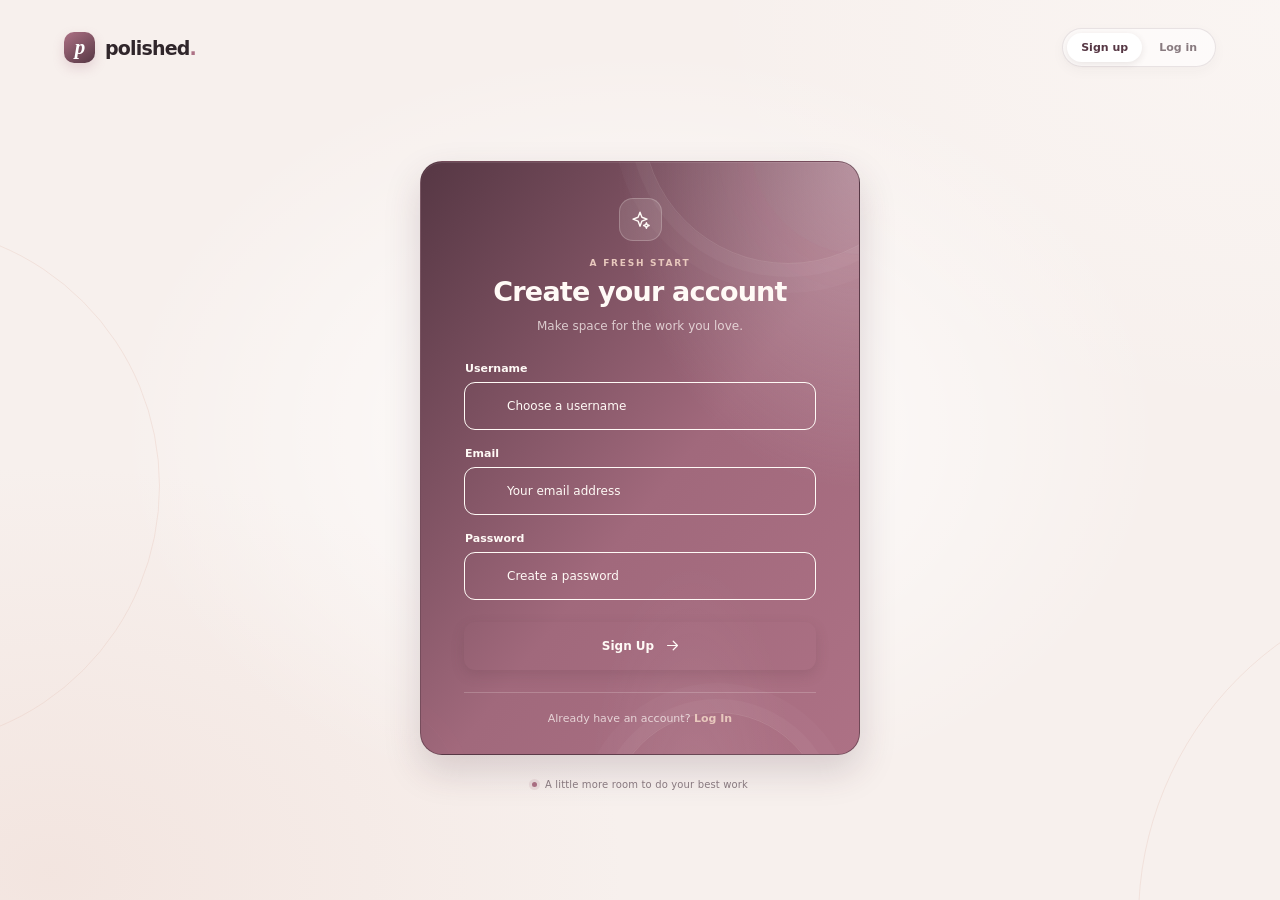
<file: index.html>
<!doctype html>
<html lang="en">
<head>
  <meta charset="utf-8" />
  <meta name="viewport" content="width=device-width, initial-scale=1" />
  <meta name="description" content="Manage your studio with Polished." />
  <title>Polished Auth</title>
  <link rel="icon" href="data:," />
  <link rel="stylesheet" href="auth-ui.css" />
</head>
<body>
  <main class="auth-stage">
    <header class="stage-header">
      <a class="brand" href="#signup" aria-label="Polished sign up"><span class="brand-mark">p</span><span>polished<span class="brand-dot">.</span></span></a>
      <div class="preview-switch" role="group" aria-label="Preview authentication page">
        <button class="preview-option is-active" type="button" data-view="signup" aria-pressed="true">Sign up</button>
        <button class="preview-option" type="button" data-view="login" aria-pressed="false">Log in</button>
      </div>
    </header>

    <section class="auth-content" aria-live="polite">
      <article class="auth-card" id="signup-card" aria-labelledby="signup-title">
        <div class="card-orb orb-one" aria-hidden="true"></div><div class="card-orb orb-two" aria-hidden="true"></div>
        <div class="card-inner">
          <div class="auth-heading">
            <div class="auth-icon" aria-hidden="true"><svg viewBox="0 0 24 24"><path d="M12 3.5 14.1 9l5.5 2.1-5.5 2.1-2.1 5.5-2.1-5.5L4.4 11.1 9.9 9 12 3.5Z"/><path d="m19 15 .9 2.1L22 18l-2.1.9L19 21l-.9-2.1L16 18l2.1-.9L19 15Z"/></svg></div>
            <p class="eyebrow">A FRESH START</p>
            <h1 id="signup-title">Create your account</h1>
            <p class="heading-copy" id="signup-copy">Make space for the work you love.</p>
          </div>

          <form class="auth-form signup-form" id="signup-form" novalidate>
            <div class="form-fields">
              <label class="field"><span>Username</span><span class="input-wrap"><svg viewBox="0 0 24 24" aria-hidden="true"><circle cx="12" cy="8" r="3.5"/><path d="M5 20c.5-3.4 3.1-5.5 7-5.5s6.5 2.1 7 5.5"/></svg><input name="username" type="text" autocomplete="username" placeholder="Choose a username" /></span></label>
              <label class="field"><span>Email</span><span class="input-wrap"><svg viewBox="0 0 24 24" aria-hidden="true"><rect x="3" y="5" width="18" height="14" rx="2"/><path d="m4 7 8 6 8-6"/></svg><input name="email" type="email" autocomplete="email" placeholder="Your email address" required /></span></label>
              <label class="field"><span>Password</span><span class="input-wrap"><svg viewBox="0 0 24 24" aria-hidden="true"><rect x="5" y="10" width="14" height="11" rx="2"/><path d="M8 10V7a4 4 0 0 1 8 0v3"/></svg><input name="password" type="password" autocomplete="new-password" placeholder="Create a password" required minlength="8" /></span></label>
            </div>
            <button class="submit-button" type="submit"><span>Sign Up</span><svg viewBox="0 0 24 24" aria-hidden="true"><path d="M5 12h14m-6-6 6 6-6 6"/></svg></button>
          </form>


          <p class="form-status" id="signup-status" role="status" aria-live="polite"></p>
          <p class="auth-footer">Already have an account? <a href="#login" data-switch="login">Log In</a></p>
        </div>
      </article>

      <article class="auth-card login-card" id="login-card" aria-labelledby="login-title" hidden>
        <div class="card-orb orb-one" aria-hidden="true"></div><div class="card-orb orb-two" aria-hidden="true"></div>
        <div class="card-inner">
          <div class="auth-heading">
            <div class="auth-icon" aria-hidden="true"><svg viewBox="0 0 24 24"><path d="M12 3.5 14.1 9l5.5 2.1-5.5 2.1-2.1 5.5-2.1-5.5L4.4 11.1 9.9 9 12 3.5Z"/><path d="m19 15 .9 2.1L22 18l-2.1.9L19 21l-.9-2.1L16 18l2.1-.9L19 15Z"/></svg></div>
            <p class="eyebrow">WELCOME BACK</p>
            <h1 id="login-title">Good to see you</h1>
            <p class="heading-copy">Pick up right where you left off.</p>
          </div>
          <form class="auth-form" id="login-form" novalidate>
            <div class="form-fields">
              
              <label class="field" id="login-identifier-label"><span id="login-identifier-title">Email</span><span class="input-wrap"><svg viewBox="0 0 24 24" aria-hidden="true"><circle cx="12" cy="8" r="3.5"/><path d="M5 20c.5-3.4 3.1-5.5 7-5.5s6.5 2.1 7 5.5"/></svg><input name="email" id="login-identifier" type="email" autocomplete="email" placeholder="Your email address" required /></span></label>
              <label class="field"><span>Password</span><span class="input-wrap"><svg viewBox="0 0 24 24" aria-hidden="true"><rect x="5" y="10" width="14" height="11" rx="2"/><path d="M8 10V7a4 4 0 0 1 8 0v3"/></svg><input name="password" type="password" autocomplete="current-password" placeholder="Your password" required /></span></label>
            </div>
            <div class="forgot-row"><button class="text-link" type="button" id="forgot-link">Forgot Password?</button></div>
            <button class="submit-button" type="submit"><span>Log In</span><svg viewBox="0 0 24 24" aria-hidden="true"><path d="M5 12h14m-6-6 6 6-6 6"/></svg></button>
            
          </form>
          <p class="form-status" id="login-status" role="status" aria-live="polite"></p>
          <p class="auth-footer">Don't have an account? <a href="#signup" data-switch="signup">Sign Up</a></p>
        </div>
      </article>

      <p class="stage-caption"><span class="caption-dot"></span> A little more room to do your best work</p>
    </section>
  </main>

  <dialog class="reset-dialog" id="reset-dialog" aria-labelledby="reset-title">
    <form method="dialog" class="dialog-close-form"><button class="dialog-close" aria-label="Close">×</button></form>
    <div class="dialog-icon" aria-hidden="true"><svg viewBox="0 0 24 24"><path d="M4 7.5 12 13l8-5.5"/><rect x="3" y="5" width="18" height="14" rx="2"/></svg></div>
    <p class="eyebrow">ACCOUNT RECOVERY</p>
    <h2 id="reset-title">Forgot your password?</h2>
    <p class="dialog-copy">Enter the email address on your account and we’ll send a password reset link if it matches.</p>
    <form id="reset-form" class="reset-form" novalidate><label class="field"><span>Email</span><span class="input-wrap"><svg viewBox="0 0 24 24" aria-hidden="true"><rect x="3" y="5" width="18" height="14" rx="2"/><path d="m4 7 8 6 8-6"/></svg><input name="email" type="email" autocomplete="email" placeholder="Your email address" required /></span></label><button class="submit-button" type="submit"><span>Request reset link</span><svg viewBox="0 0 24 24" aria-hidden="true"><path d="M5 12h14m-6-6 6 6-6 6"/></svg></button></form>
    <p class="reset-status" id="reset-status" role="status" aria-live="polite"></p>
  </dialog>

  <script type="module" src="auth-ui.js"></script>
</body>
</html>
</file>
<file: auth-ui.css>
:root{color-scheme:light;--font-sans:Inter,ui-sans-serif,system-ui,-apple-system,BlinkMacSystemFont, "Segoe UI", sans-serif;--paper:#f7f0ed;--ink:#30262b;--muted:#8b7d82;--line:#eee5e7;--rose:#ad7185;--rose-deep:#563744;--rose-pale:#f0e8eb;--secondary:#e8c8bd;--secondary-soft:#fdfaf8;--auth-contrast:#fffaf6;--white:#fffdfc;--shadow:0 28px 90px rgba(66,37,49,.13)}
*{box-sizing:border-box}html,body{min-width:320px;min-height:100%;margin:0}body{min-height:100vh;background:var(--paper);color:var(--ink);font:14px var(--font-sans);-webkit-font-smoothing:antialiased}button,input{font:inherit}button{-webkit-tap-highlight-color:transparent}.auth-stage{min-height:100vh;min-height:100dvh;position:relative;overflow:hidden;padding:28px clamp(20px,5vw,76px);display:flex;flex-direction:column;background:radial-gradient(ellipse at 50% 48%,rgba(255,255,255,.94) 0,rgba(255,255,255,.52) 24%,transparent 58%),radial-gradient(ellipse at 4% 97%,rgba(233,207,214,.3),transparent 33%),radial-gradient(ellipse at 100% 2%,rgba(242,225,222,.4),transparent 32%),var(--paper)}
.auth-stage:before,.auth-stage:after{content:'';position:absolute;pointer-events:none;border:1px solid rgba(186,136,151,.12);border-radius:50%;width:520px;height:520px;left:-362px;top:25%}.auth-stage:after{width:680px;height:680px;left:auto;right:-540px;top:auto;bottom:-360px}
.stage-header{position:relative;z-index:2;display:flex;align-items:center;justify-content:space-between;gap:20px}.brand{display:inline-flex;align-items:center;gap:10px;color:var(--ink);text-decoration:none;font:800 19px var(--font-sans);letter-spacing:-.8px}.brand-mark{display:grid;place-items:center;width:31px;height:31px;border-radius:10px;background:linear-gradient(145deg,#c58899,#a35e75);box-shadow:0 5px 12px rgba(144,70,95,.2);color:#fff;font:italic 800 21px Georgia,serif}.brand-dot{color:var(--rose)}
.preview-switch{display:flex;gap:3px;padding:4px;border:1px solid rgba(122,81,95,.09);border-radius:999px;background:rgba(255,255,255,.58);box-shadow:0 4px 14px rgba(70,44,52,.035)}.preview-option{padding:8px 14px;border:0;border-radius:999px;background:transparent;color:#887a7f;font-size:11px;font-weight:600;cursor:pointer;transition:background .2s,color .2s,box-shadow .2s}.preview-option:hover{color:var(--rose-deep)}.preview-option.is-active{background:#fff;color:var(--rose-deep);box-shadow:0 2px 7px rgba(58,35,44,.1)}
.auth-content{position:relative;z-index:1;flex:1;display:flex;flex-direction:column;justify-content:center;align-items:center;padding:38px 0 26px}.auth-card{position:relative;width:min(100%,440px);overflow:hidden;border:1px solid rgba(255,255,255,.85);border-radius:24px;background:rgba(255,253,252,.89);box-shadow:var(--shadow);isolation:isolate;animation:card-in .48s cubic-bezier(.2,.75,.25,1) both}.auth-card[hidden]{display:none}.card-orb{position:absolute;z-index:-1;border:1px solid rgba(185,120,139,.1);border-radius:50%;pointer-events:none}.orb-one{width:220px;height:220px;right:-112px;top:-127px;box-shadow:0 0 0 15px rgba(185,120,139,.025),0 0 0 34px rgba(185,120,139,.02)}.orb-two{width:175px;height:175px;left:-138px;bottom:-123px;box-shadow:0 0 0 13px rgba(185,120,139,.025)}.card-inner{position:relative;padding:36px 43px 29px}.auth-heading{text-align:center}.auth-icon{width:43px;height:43px;margin:0 auto 17px;display:grid;place-items:center;border:1px solid #f0dce2;border-radius:14px;background:linear-gradient(145deg,#fff9fa,#f5e7eb);color:var(--rose-deep)}.auth-icon svg{width:22px;height:22px;fill:none;stroke:currentColor;stroke-width:1.55;stroke-linecap:round;stroke-linejoin:round}.eyebrow{margin:0 0 8px;color:var(--rose);font-size:9px;font-weight:700;letter-spacing:1.75px}.auth-heading h1{margin:0;color:#382a30;font:700 clamp(23px,5vw,27px)/1.22 var(--font-sans);letter-spacing:-.8px}.heading-copy{margin:8px 0 0;color:#918187;font-size:12px;line-height:1.5}
.auth-form{margin-top:27px}.form-fields{display:grid;gap:17px}.field{display:block;min-width:0}.field>span:first-child{display:block;margin:0 0 7px 1px;color:#53464b;font-size:11px;font-weight:600}.input-wrap{position:relative;display:block}.input-wrap>svg{position:absolute;left:14px;top:50%;width:17px;height:17px;transform:translateY(-50%);fill:none;stroke:#ab969e;stroke-width:1.55;stroke-linecap:round;stroke-linejoin:round;pointer-events:none}.input-wrap input{width:100%;height:48px;padding:0 14px 0 42px;outline:0;border:1px solid #eee5e7;border-radius:11px;background:rgba(255,255,255,.85);color:var(--ink);font-size:12px;transition:border-color .2s,box-shadow .2s,background .2s}.input-wrap input::placeholder{color:#b0a3a8}.input-wrap input:hover{border-color:#e2d1d6}.input-wrap input:focus{border-color:#c48899;background:#fff;box-shadow:0 0 0 3px rgba(185,120,139,.13)}
.submit-button{width:100%;height:48px;margin-top:22px;padding:0 17px 0 20px;display:flex;align-items:center;justify-content:center;gap:10px;border:0;border-radius:11px;background:linear-gradient(105deg,#b9788b,#a9697e);box-shadow:0 8px 16px rgba(169,99,122,.2);color:white;font-size:12px;font-weight:700;cursor:pointer;transition:transform .18s,box-shadow .18s,filter .18s}.submit-button svg{width:17px;height:17px;fill:none;stroke:currentColor;stroke-width:1.7;stroke-linecap:round;stroke-linejoin:round;transition:transform .18s}.submit-button:hover{transform:translateY(-1px);box-shadow:0 11px 20px rgba(169,99,122,.26);filter:saturate(1.08)}.submit-button:hover svg{transform:translateX(3px)}.submit-button:active{transform:translateY(0)}.auth-footer{margin:22px 0 0;padding-top:19px;border-top:1px solid #f1eaeb;color:#93858a;text-align:center;font-size:11px}.auth-footer a,.text-link{color:var(--rose-deep);font-weight:700;text-decoration:none}.auth-footer a:hover,.text-link:hover{text-decoration:underline;text-underline-offset:3px}.form-status{min-height:0;margin:0;color:#79505e;text-align:center;font-size:11px;line-height:1.4}.form-status:not(:empty){margin-top:13px}.stage-caption{display:flex;align-items:center;gap:8px;margin:24px 0 0;color:#a39499;font-size:10px;letter-spacing:.15px}.caption-dot{width:5px;height:5px;border-radius:50%;background:#c78d9d;box-shadow:0 0 0 3px rgba(199,141,157,.13)}
.access-form{display:none;overflow:hidden}.auth-card.is-access .signup-form{display:none;animation:swipe-out .24s ease both}.auth-card.is-access .access-form{display:block;animation:swipe-in .35s cubic-bezier(.2,.75,.25,1) both}.step-heading{display:flex;align-items:center;gap:12px}.back-button{width:34px;height:34px;display:grid;place-items:center;flex:none;border:1px solid #eee4e7;border-radius:10px;background:white;color:#80636d;cursor:pointer;transition:background .18s,border-color .18s}.back-button:hover{background:var(--rose-pale);border-color:#ead4db}.back-button svg{width:17px;height:17px;fill:none;stroke:currentColor;stroke-width:1.7;stroke-linecap:round;stroke-linejoin:round}.step-heading>div:nth-child(2){display:grid;gap:2px}.step-kicker{color:#b57a8a;font-size:8px;font-weight:700;letter-spacing:1.3px}.step-title{font:700 15px var(--font-sans);letter-spacing:-.3px}.step-track{display:flex;gap:4px;margin-left:auto}.step-track i{width:20px;height:4px;border-radius:4px;background:#e9dce0}.step-track i:first-child{background:#b9788b}.step-track i.current{background:#b9788b}.access-copy{margin:24px 0 19px;color:#8b7d82;font-size:12px;line-height:1.5}.access-form .submit-button{margin-top:21px}.auth-card.is-access .auth-heading{display:none}.auth-card.is-access .card-inner{animation:content-nudge .32s ease both}.forgot-row{display:flex;justify-content:flex-end;margin-top:11px}.text-link{padding:3px 0;border:0;background:transparent;font-size:10px;cursor:pointer}
.reset-dialog{width:min(calc(100% - 32px),390px);padding:32px;border:1px solid rgba(255,255,255,.9);border-radius:21px;background:var(--white);box-shadow:0 25px 85px rgba(55,31,41,.24);color:var(--ink)}.reset-dialog::backdrop{background:rgba(42,29,35,.32);backdrop-filter:blur(4px)}.reset-dialog[open]{animation:dialog-in .25s ease both}.dialog-close-form{position:absolute;right:13px;top:12px}.dialog-close{width:29px;height:29px;border:0;border-radius:9px;background:#f8f1f3;color:#80636d;font-size:21px;line-height:1;cursor:pointer}.dialog-icon{width:39px;height:39px;margin-bottom:16px;display:grid;place-items:center;border-radius:13px;background:#f7e9ed;color:var(--rose-deep)}.dialog-icon svg{width:20px;height:20px;fill:none;stroke:currentColor;stroke-width:1.5;stroke-linecap:round;stroke-linejoin:round}.reset-dialog h2{margin:0;font:700 20px/1.25 var(--font-sans);letter-spacing:-.5px}.dialog-copy{margin:8px 0 20px;color:#918187;font-size:11px;line-height:1.55}.reset-form .submit-button{margin-top:18px}.reset-status{min-height:0;margin:0;color:#79505e;font-size:11px;line-height:1.45}.reset-status:not(:empty){margin-top:12px}
@keyframes card-in{from{opacity:0;transform:translateY(10px) scale(.985)}to{opacity:1;transform:translateY(0) scale(1)}}@keyframes swipe-in{from{opacity:0;transform:translateX(24px)}to{opacity:1;transform:translateX(0)}}@keyframes swipe-out{to{opacity:0;transform:translateX(-15px)}}@keyframes content-nudge{from{transform:translateX(7px)}to{transform:translateX(0)}}@keyframes dialog-in{from{opacity:0;transform:translateY(8px) scale(.98)}to{opacity:1;transform:translateY(0) scale(1)}}
@media(max-width:520px){.auth-stage{padding:19px 17px 15px}.stage-header{gap:8px}.brand{font-size:17px}.brand-mark{width:29px;height:29px}.preview-option{padding:8px 11px;font-size:10px}.auth-content{padding:42px 0 16px}.auth-card{border-radius:21px}.card-inner{padding:31px 25px 24px}.auth-footer{margin-top:20px;padding-top:17px}.stage-caption{margin-top:20px;font-size:9px}.reset-dialog{padding:28px 23px}}
@media(max-height:650px){.auth-content{padding:18px 0 12px}.card-inner{padding-top:24px;padding-bottom:20px}.auth-icon{margin-bottom:12px}.auth-form{margin-top:21px}.form-fields{gap:13px}.submit-button{height:44px;margin-top:17px}.auth-footer{margin-top:16px;padding-top:14px}.stage-caption{margin-top:12px}}
@media(prefers-reduced-motion:reduce){*,*:before,*:after{scroll-behavior:auto!important;animation-duration:.01ms!important;animation-iteration-count:1!important;transition-duration:.01ms!important}}
button:focus-visible,a:focus-visible,input:focus-visible{outline:3px solid color-mix(in srgb,var(--rose-deep) 38%,transparent);outline-offset:3px}
button:disabled{cursor:not-allowed;opacity:.65}
.submit-button.is-loading{pointer-events:none;filter:saturate(.78)}
.submit-button.is-loading:after{content:'';width:14px;height:14px;border:2px solid currentColor;border-right-color:transparent;border-radius:50%;animation:auth-spin .65s linear infinite}
@keyframes auth-spin{to{transform:rotate(360deg)}}
@media(max-width:380px){.card-inner{padding-right:19px;padding-left:19px}.auth-heading h1{font-size:23px}}
.login-method-switch{display:flex;gap:5px;margin-bottom:-8px;padding:4px;border:1px solid #eee5e7;border-radius:10px;background:rgba(255,255,255,.72)}.login-method-switch button{flex:1;min-height:32px;border:0;border-radius:7px;background:transparent;color:#897a80;font-size:11px;font-weight:600;cursor:pointer;transition:background .18s,color .18s,box-shadow .18s}.login-method-switch button[aria-pressed="true"]{background:#fff;color:var(--rose-deep);box-shadow:0 1px 5px rgba(67,43,51,.1)}
.dev-skip-button{min-height:39px;margin-top:9px;display:flex;align-items:center;justify-content:center;border:1px solid #eee5e7;border-radius:10px;background:rgba(255,255,255,.56);color:#897a80;font-size:11px;font-weight:600;text-decoration:none;transition:border-color .18s,background .18s,color .18s}.dev-skip-button:hover{border-color:#dcc4cc;background:#fff;color:var(--rose-deep)}
.auth-stage{background:radial-gradient(ellipse at 50% 48%,rgba(255,255,255,.94) 0,rgba(255,255,255,.52) 24%,transparent 58%),radial-gradient(ellipse at 4% 97%,color-mix(in srgb,var(--secondary) 28%,transparent),transparent 33%),radial-gradient(ellipse at 100% 2%,color-mix(in srgb,var(--secondary-soft) 50%,transparent),transparent 32%),var(--paper)}
.auth-stage:before,.auth-stage:after{border-color:color-mix(in srgb,var(--secondary) 38%,transparent)}
.brand-mark{background:linear-gradient(145deg,var(--rose),var(--rose-deep));box-shadow:0 5px 12px color-mix(in srgb,var(--rose) 24%,transparent)}
.preview-switch{border-color:color-mix(in srgb,var(--rose-deep) 12%,transparent)}
.preview-option:hover{color:var(--rose-deep)}
.preview-option.is-active{color:var(--rose-deep)}
.auth-card{border-color:color-mix(in srgb,var(--secondary) 28%,white)}
.card-orb{border-color:color-mix(in srgb,var(--rose) 15%,transparent)}
.orb-one{box-shadow:0 0 0 15px color-mix(in srgb,var(--rose) 4%,transparent),0 0 0 34px color-mix(in srgb,var(--rose) 3%,transparent)}
.orb-two{box-shadow:0 0 0 13px color-mix(in srgb,var(--rose) 4%,transparent)}
.auth-icon{border-color:color-mix(in srgb,var(--rose) 22%,white);background:linear-gradient(145deg,var(--white),var(--rose-pale));color:var(--rose-deep)}
.auth-heading h1{color:var(--ink)}
.field>span:first-child{color:var(--ink)}
.input-wrap>svg{stroke:var(--muted)}
.input-wrap input{border-color:var(--line);background:color-mix(in srgb,var(--white) 86%,var(--secondary-soft))}
.input-wrap input::placeholder{color:var(--muted)}
.input-wrap input:hover{border-color:color-mix(in srgb,var(--rose) 38%,var(--line))}
.input-wrap input:focus{border-color:var(--rose);background:var(--white);box-shadow:0 0 0 3px color-mix(in srgb,var(--rose) 16%,transparent)}
.submit-button{border:1px solid color-mix(in srgb,var(--rose-deep) 35%,transparent);background:var(--rose);box-shadow:0 8px 16px color-mix(in srgb,var(--rose) 22%,transparent);color:var(--auth-contrast)}
.submit-button:hover{box-shadow:0 11px 20px color-mix(in srgb,var(--rose) 28%,transparent)}
.auth-footer{border-color:var(--line);color:var(--muted)}
.auth-footer a,.text-link{color:var(--rose-deep)}
.form-status,.reset-status{color:var(--rose-deep)}
.stage-caption{color:var(--muted)}
.caption-dot{background:var(--rose);box-shadow:0 0 0 3px color-mix(in srgb,var(--rose) 15%,transparent)}
.back-button{border-color:var(--line);background:var(--white);color:var(--rose-deep)}
.back-button:hover{background:var(--rose-pale);border-color:color-mix(in srgb,var(--rose) 25%,var(--line))}
.step-kicker{color:var(--rose)}
.step-track i{background:var(--line)}
.step-track i:first-child,.step-track i.current{background:var(--rose)}
.reset-dialog{border-color:color-mix(in srgb,var(--secondary) 28%,white);background:var(--white)}
.dialog-close{background:var(--rose-pale);color:var(--rose-deep)}
.dialog-icon{background:var(--rose-pale);color:var(--rose-deep)}
.login-method-switch{border-color:var(--line);background:color-mix(in srgb,var(--white) 72%,var(--secondary-soft))}
.login-method-switch button[aria-pressed="true"]{color:var(--rose-deep)}
.dev-skip-button{border-color:var(--line)}
.dev-skip-button:hover{border-color:color-mix(in srgb,var(--rose) 35%,var(--line));color:var(--rose-deep)}
button:focus-visible,a:focus-visible,input:focus-visible{outline-color:color-mix(in srgb,var(--rose-deep) 38%,transparent)}
.auth-card{border:1px solid color-mix(in srgb,var(--rose-deep) 62%,transparent);border-radius:22px;color:var(--auth-contrast);background:radial-gradient(ellipse at 100% 0%,color-mix(in srgb,var(--rose-pale) 36%,transparent),transparent 39%),radial-gradient(ellipse at 62% 110%,rgba(255,250,246,.08),transparent 27%),linear-gradient(128deg,var(--rose-deep) 0%,color-mix(in srgb,var(--rose-deep) 14%,var(--rose)) 55%,var(--rose));box-shadow:0 16px 36px rgba(74,37,53,.18),inset 0 1px 0 rgba(255,255,255,.09)}
.auth-card:before,.auth-card:after{position:absolute;z-index:0;content:"";pointer-events:none;border:1px solid rgba(255,250,246,.11);border-radius:50%;box-shadow:0 0 0 13px rgba(255,250,246,.035),0 0 0 29px rgba(255,250,246,.025)}
.auth-card:before{width:290px;height:290px;top:-190px;right:-75px}.auth-card:after{width:215px;height:215px;bottom:-175px;left:43%}.card-inner{z-index:1}
.auth-heading h1,.step-title{color:var(--auth-contrast)}
.eyebrow,.step-kicker{color:var(--secondary)}
.heading-copy,.access-copy{color:color-mix(in srgb,var(--auth-contrast) 72%,transparent)}
.field>span:first-child{color:var(--auth-contrast)}
.input-wrap>svg{stroke:var(--secondary-control-contrast)}
.input-wrap input{border-color:color-mix(in srgb,var(--secondary-control-contrast) 40%,transparent);background:var(--secondary-control-bg);color:var(--secondary-control-contrast)}
.input-wrap input::placeholder{color:color-mix(in srgb,var(--secondary-control-contrast) 65%,var(--secondary-control-bg))}
.input-wrap input:hover{border-color:color-mix(in srgb,var(--secondary-control-contrast) 65%,transparent)}
.input-wrap input:focus{border-color:var(--secondary);background:var(--secondary-control-bg);box-shadow:0 0 0 3px color-mix(in srgb,var(--secondary) 28%,transparent)}
.auth-icon{border-color:rgba(255,250,246,.22);background:rgba(255,250,246,.12);color:var(--auth-contrast)}
.submit-button{border:1px solid color-mix(in srgb,var(--secondary-control-contrast) 45%,transparent);background:var(--secondary-control-bg);box-shadow:0 5px 13px color-mix(in srgb,var(--rose-deep) 18%,transparent);color:var(--secondary-control-contrast)}
.submit-button:hover{box-shadow:0 8px 18px color-mix(in srgb,var(--rose-deep) 24%,transparent)}
.auth-footer{border-color:rgba(255,250,246,.2);color:color-mix(in srgb,var(--auth-contrast) 72%,transparent)}
.auth-footer a,.text-link{color:var(--secondary)}
.form-status,.reset-status{color:var(--secondary)}
.back-button{border-color:color-mix(in srgb,var(--secondary-control-contrast) 40%,transparent);background:var(--secondary-control-bg);color:var(--secondary-control-contrast)}
.back-button:hover{border-color:color-mix(in srgb,var(--secondary-control-contrast) 65%,transparent);background:color-mix(in srgb,var(--secondary-control-contrast) 12%,var(--secondary-control-bg))}
.step-track i{background:rgba(255,250,246,.22)}
.step-track i:first-child,.step-track i.current{background:var(--secondary)}
.login-method-switch{border-color:rgba(255,250,246,.22);background:rgba(255,250,246,.08)}
.login-method-switch button{color:color-mix(in srgb,var(--auth-contrast) 76%,transparent)}
.login-method-switch button[aria-pressed="true"]{background:var(--secondary-control-bg);color:var(--secondary-control-contrast)}
.dev-skip-button{border-color:rgba(255,250,246,.25);background:rgba(255,250,246,.08);color:var(--auth-contrast)}
.dev-skip-button:hover{border-color:rgba(255,250,246,.42);background:rgba(255,250,246,.15);color:var(--auth-contrast)}
</file>
